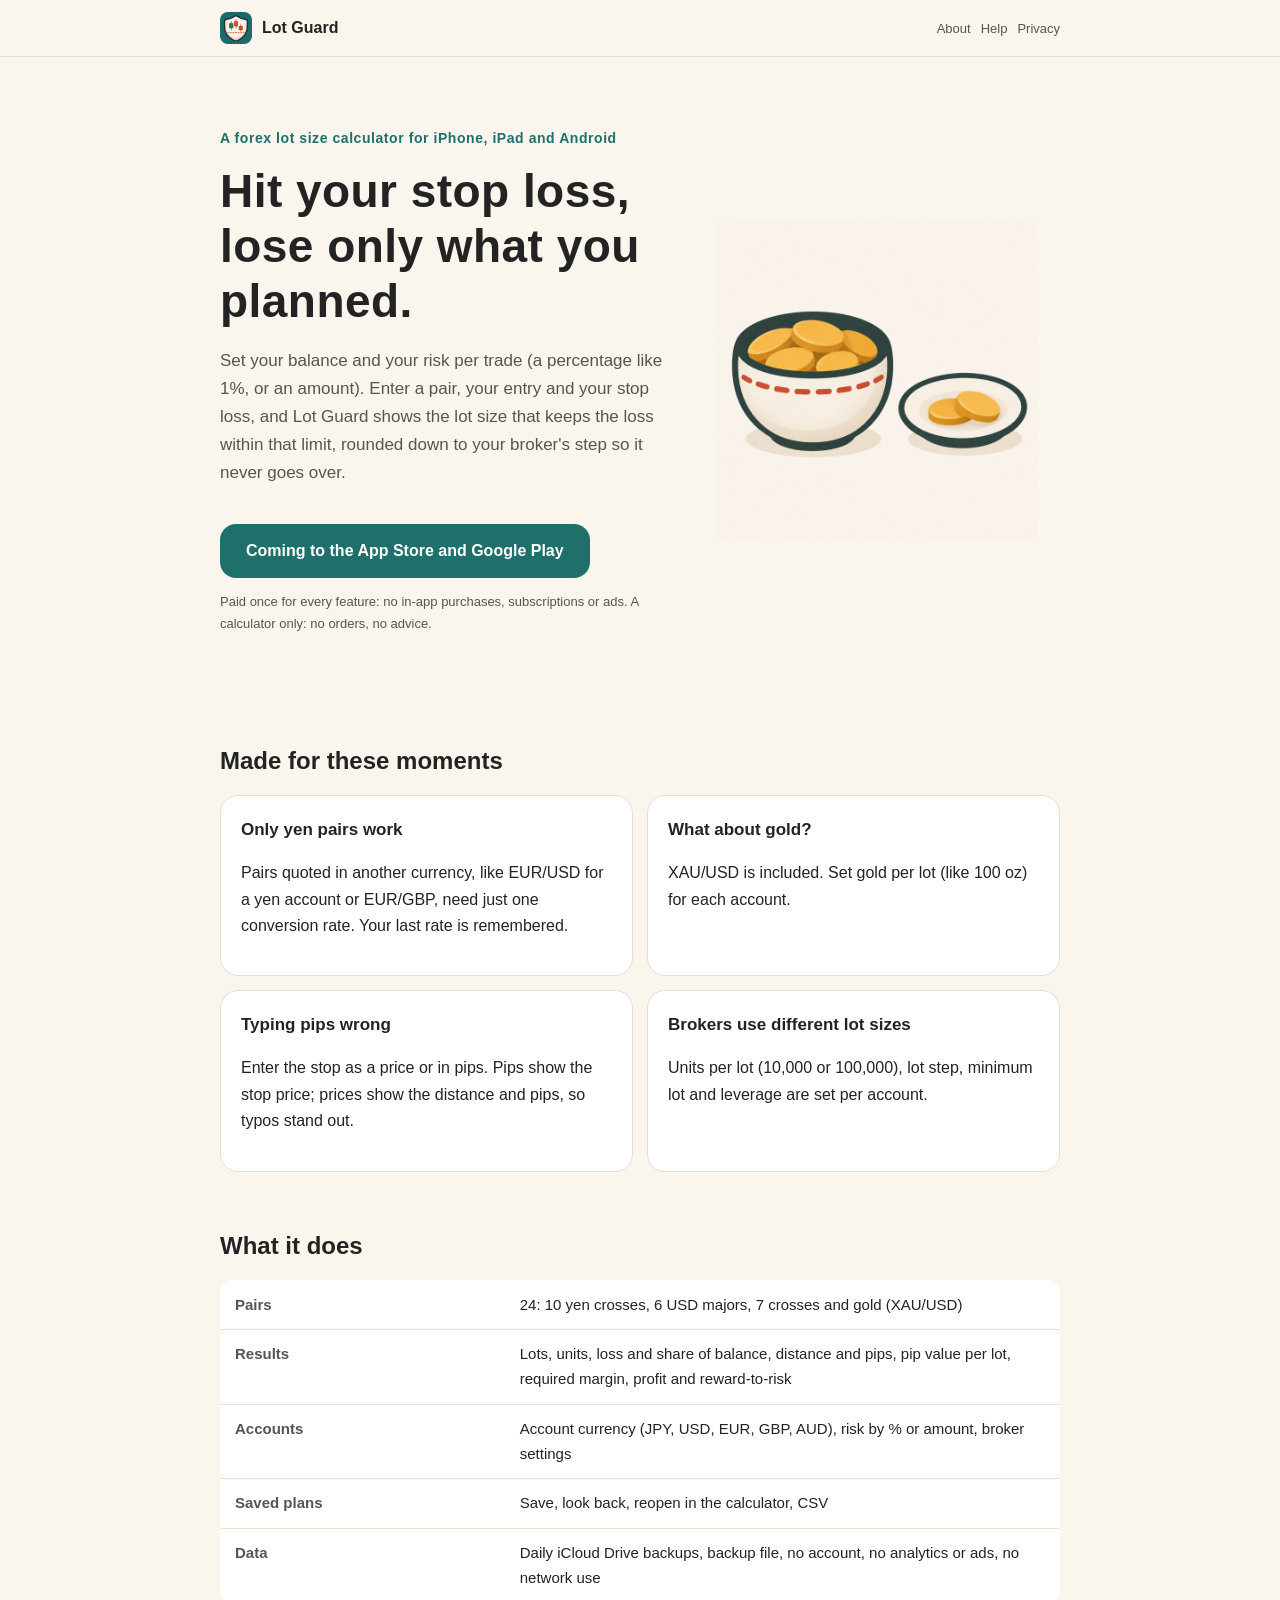
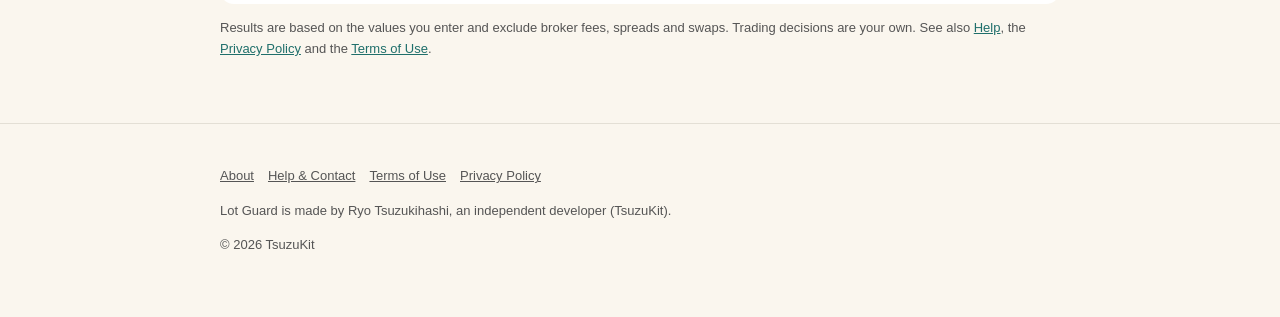
<file: index.html>
<!DOCTYPE html>
<html lang="ja" data-title-ja="まもりロット — 損切りから決めるFXのロット計算" data-title-en="Lot Guard — Forex lot size from your stop loss">
<head>
<meta charset="UTF-8">
<meta name="viewport" content="width=device-width, initial-scale=1">
<script>(function(){var l=navigator.languages&&navigator.languages.length?navigator.languages:[navigator.language||"ja"],p="en";for(var i=0;i<l.length;i++){var c=String(l[i]).toLowerCase();if(c.indexOf("ja")===0){p="ja";break}if(c.indexOf("en")===0){p="en";break}}var d=document.documentElement;d.lang=p;var t=d.getAttribute("data-title-"+p);if(t){document.title=t}})();</script>
<title>まもりロット — 損切りから決めるFXのロット計算</title>
<meta name="description" content="負けてよい額と損切りから、FX と金のロットを出す計算の道具。円でないペアも金も。 / Position-size calculator for forex and gold: the lot size that keeps your stop-loss within your risk.">
<meta property="og:title" content="まもりロット — 損切りから決めるFXのロット計算">
<meta property="og:description" content="負けてよい額と損切りから、FX と金のロットを出す計算の道具。円でないペアも金も。">
<meta property="og:type" content="website">
<meta property="og:url" content="https://mamorilot.tsuzukit.com/">
<meta property="og:image" content="https://mamorilot.tsuzukit.com/assets/og.jpg">
<link rel="icon" href="assets/icon.png">
<link rel="apple-touch-icon" href="assets/icon.png">
<link rel="stylesheet" href="style.css">
</head>
<body>
<div data-l="ja" lang="ja">
<header class="site"><div class="wrap">
<a class="brand" href="./"><img src="assets/icon.png" alt="" width="32" height="32">まもりロット</a>
<nav class="site"><a href="./">紹介</a><a href="support.html">使い方</a><a href="privacy.html">プライバシー</a></nav>
</div></header>
<main class="wrap">
<section class="hero">
<div>
<p class="eyebrow">iPhone・iPad・Android の FX ロット計算</p>
<h1>損切りに当たっても、<br>損は決めた額まで。</h1>
<p class="lead">口座の残高と、1回に負けてよい割合（1% など）か額を決めておけば、ペアと入る値段・損切りの値段を入れるだけで、損が決めた額に収まるロットが出ます。業者のきざみで切り捨てるので、決めた額を超えません。</p>
<a class="cta" href="#store" id="store">App Store・Google Play で配信予定</a>
<p class="note">買い切りで全部の機能が使え、アプリ内課金・サブスクリプション・広告はありません。売買の注文や助言はしない、計算だけの道具です。</p>
</div>
<img src="assets/hero.jpg" alt="ローソク足と損切りの線を、盾が受け止めているイラスト" width="360">
</section>

<h2>こんな困りごとのために</h2>
<div class="grid two">
<div class="card"><h3>クロス円しか計算できない</h3><p>ユーロドル・豪ドル米ドル・ユーロポンドのように決済が円でないペアも、換算のレートを1つ入れれば出ます。最後に入れた値を覚えます。</p></div>
<div class="card"><h3>金（XAU/USD）も知りたい</h3><p>金も入っています。金の1ロット（100 オンスなど）は口座ごとに変えられます。</p></div>
<div class="card"><h3>pips を打ち間違える</h3><p>損切りは値段でも pips でも打てます。pips で打てば値段を、値段で打てば値幅と pips を並べて出すので、打ち間違いが見えます。</p></div>
<div class="card"><h3>業者で 1ロットが違う</h3><p>1ロットの通貨量（1万・10万）・きざみ・最小のロット・レバレッジを、口座ごとに決めておけます。</p></div>
</div>

<h2>できること</h2>
<table>
<tr><th>ペア</th><td>クロス円 10・ドルストレート 6・クロス 7・金（XAU/USD）の 24</td></tr>
<tr><th>答え</th><td>ロット・通貨量・損と残高の %・値幅と pips・1ロットの 1pip・必要な証拠金・利確の利益と損の何倍か</td></tr>
<tr><th>口座</th><td>口座の通貨（円・米ドル・ユーロ・英ポンド・豪ドル）・負けてよい額（% か額）・業者の決まり</td></tr>
<tr><th>記録</th><td>計画を残して見返す・計算に戻す・CSV</td></tr>
<tr><th>データ</th><td>iCloud Drive の毎日の控え・控えのファイル・アカウントなし・解析と広告なし・通信なし</td></tr>
</table>
<p class="note">計算は入れた値をもとにしたもので、業者の手数料・スプレッド・スワップは入りません。取引の判断はご自身で行ってください。<a href="support.html">使い方</a>・<a href="privacy.html">プライバシーポリシー</a>・<a href="terms.html">利用規約</a>もご覧ください。</p>
</main>
<footer class="site"><div class="wrap">
<p><a href="./">紹介</a><a href="support.html">使い方とお問い合わせ</a><a href="terms.html">利用規約</a><a href="privacy.html">プライバシーポリシー</a></p>
<p>まもりロットは、個人開発者の續橋涼（TsuzuKit）が作っているアプリです。</p>
<p>© 2026 TsuzuKit</p>
</div></footer>
</div>
<div data-l="en" lang="en">
<header class="site"><div class="wrap">
<a class="brand" href="./"><img src="assets/icon.png" alt="" width="32" height="32">Lot Guard</a>
<nav class="site"><a href="./">About</a><a href="support.html">Help</a><a href="privacy.html">Privacy</a></nav>
</div></header>
<main class="wrap">
<section class="hero">
<div>
<p class="eyebrow">A forex lot size calculator for iPhone, iPad and Android</p>
<h1>Hit your stop loss,<br>lose only what you planned.</h1>
<p class="lead">Set your balance and your risk per trade (a percentage like 1%, or an amount). Enter a pair, your entry and your stop loss, and Lot Guard shows the lot size that keeps the loss within that limit, rounded down to your broker's step so it never goes over.</p>
<a class="cta" href="#store" id="store">Coming to the App Store and Google Play</a>
<p class="note">Paid once for every feature: no in-app purchases, subscriptions or ads. A calculator only: no orders, no advice.</p>
</div>
<img src="assets/hero.jpg" alt="Illustration of a shield holding back a candlestick chart above a stop-loss line" width="360">
</section>

<h2>Made for these moments</h2>
<div class="grid two">
<div class="card"><h3>Only yen pairs work</h3><p>Pairs quoted in another currency, like EUR/USD for a yen account or EUR/GBP, need just one conversion rate. Your last rate is remembered.</p></div>
<div class="card"><h3>What about gold?</h3><p>XAU/USD is included. Set gold per lot (like 100 oz) for each account.</p></div>
<div class="card"><h3>Typing pips wrong</h3><p>Enter the stop as a price or in pips. Pips show the stop price; prices show the distance and pips, so typos stand out.</p></div>
<div class="card"><h3>Brokers use different lot sizes</h3><p>Units per lot (10,000 or 100,000), lot step, minimum lot and leverage are set per account.</p></div>
</div>

<h2>What it does</h2>
<table>
<tr><th>Pairs</th><td>24: 10 yen crosses, 6 USD majors, 7 crosses and gold (XAU/USD)</td></tr>
<tr><th>Results</th><td>Lots, units, loss and share of balance, distance and pips, pip value per lot, required margin, profit and reward-to-risk</td></tr>
<tr><th>Accounts</th><td>Account currency (JPY, USD, EUR, GBP, AUD), risk by % or amount, broker settings</td></tr>
<tr><th>Saved plans</th><td>Save, look back, reopen in the calculator, CSV</td></tr>
<tr><th>Data</th><td>Daily iCloud Drive backups, backup file, no account, no analytics or ads, no network use</td></tr>
</table>
<p class="note">Results are based on the values you enter and exclude broker fees, spreads and swaps. Trading decisions are your own. See also <a href="support.html">Help</a>, the <a href="privacy.html">Privacy Policy</a> and the <a href="terms.html">Terms of Use</a>.</p>
</main>
<footer class="site"><div class="wrap">
<p><a href="./">About</a><a href="support.html">Help & Contact</a><a href="terms.html">Terms of Use</a><a href="privacy.html">Privacy Policy</a></p>
<p>Lot Guard is made by Ryo Tsuzukihashi, an independent developer (TsuzuKit).</p>
<p>© 2026 TsuzuKit</p>
</div></footer>
</div>
</body>
</html>
</file>
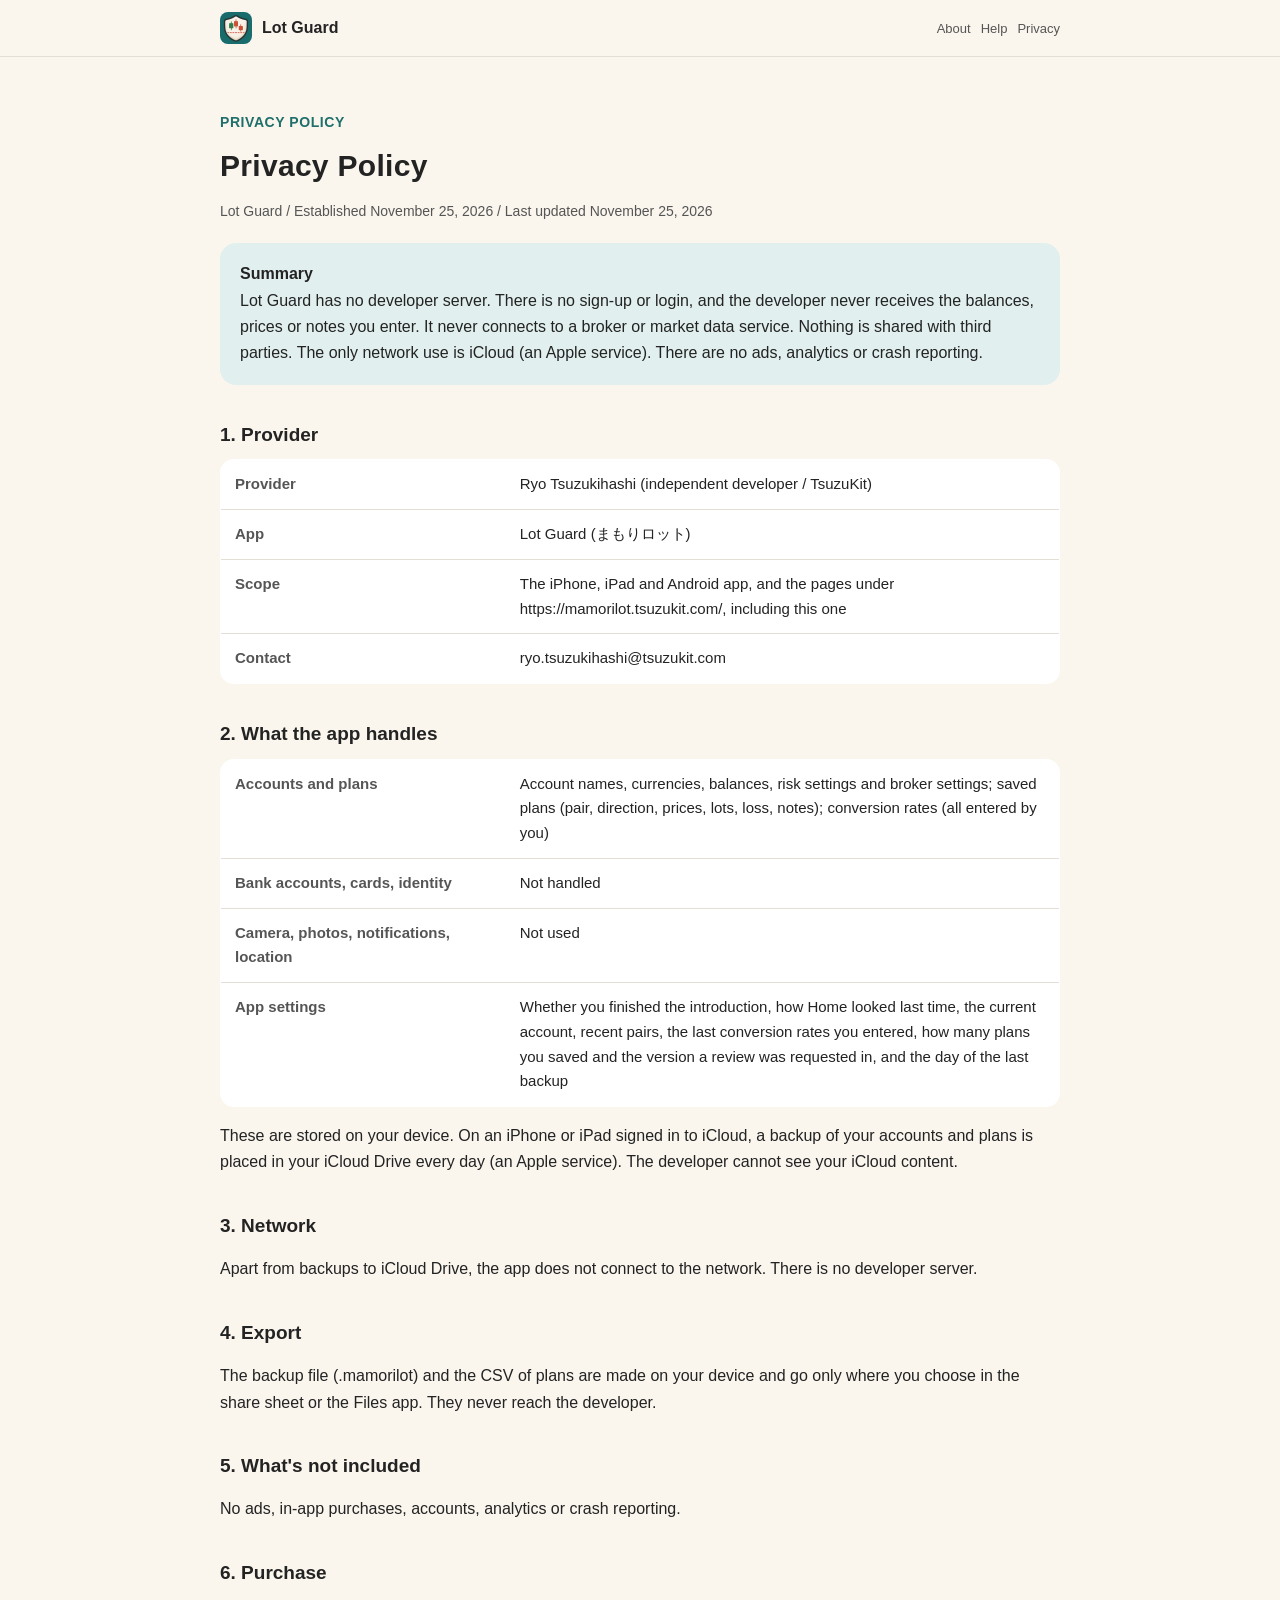
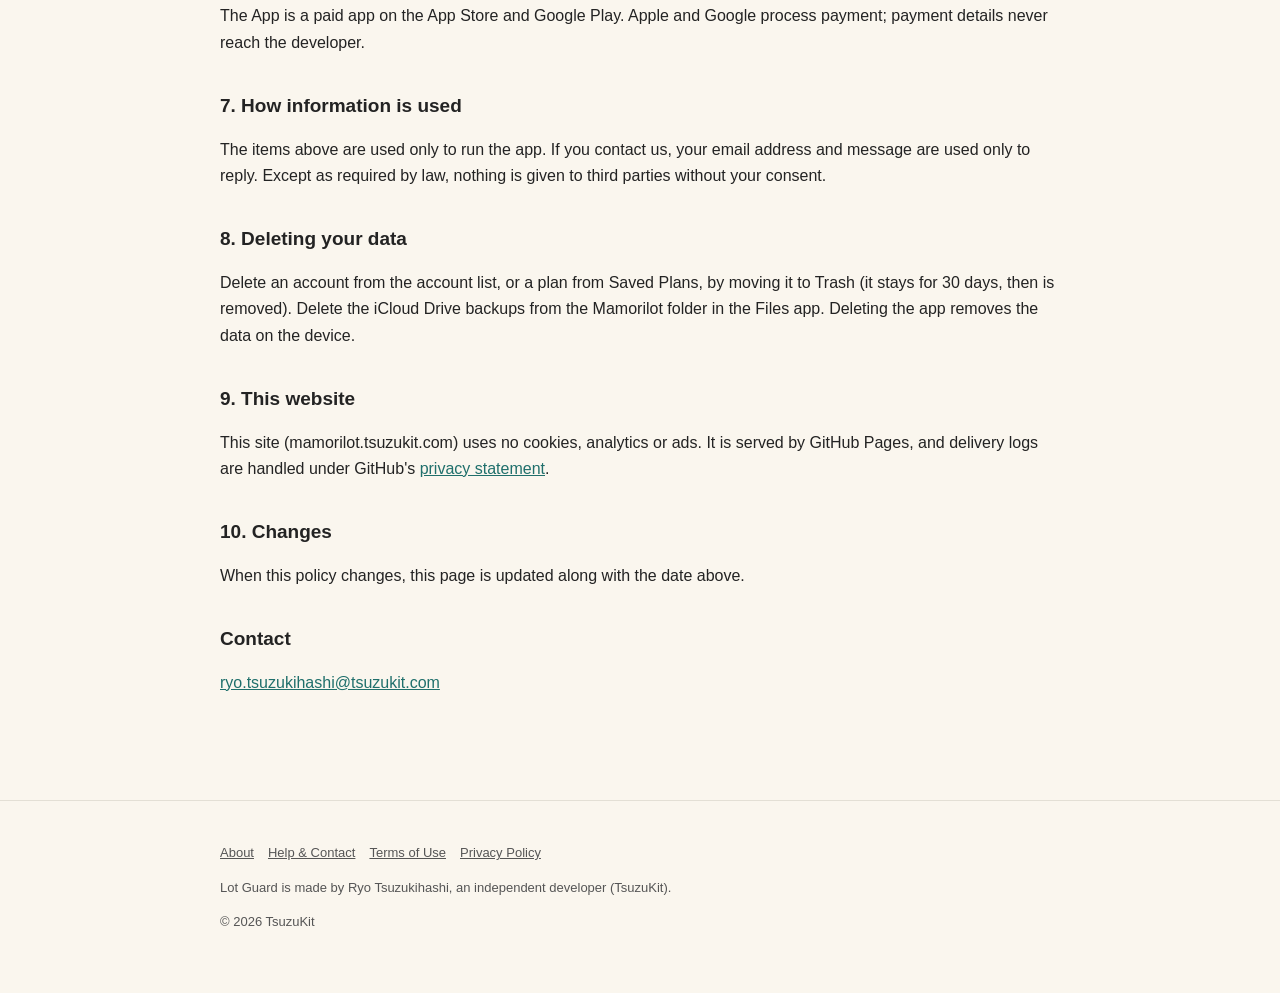
<file: privacy.html>
<!DOCTYPE html>
<html lang="ja" data-title-ja="プライバシーポリシー — まもりロット" data-title-en="Privacy Policy — Lot Guard">
<head>
<meta charset="UTF-8">
<meta name="viewport" content="width=device-width, initial-scale=1">
<script>(function(){var l=navigator.languages&&navigator.languages.length?navigator.languages:[navigator.language||"ja"],p="en";for(var i=0;i<l.length;i++){var c=String(l[i]).toLowerCase();if(c.indexOf("ja")===0){p="ja";break}if(c.indexOf("en")===0){p="en";break}}var d=document.documentElement;d.lang=p;var t=d.getAttribute("data-title-"+p);if(t){document.title=t}})();</script>
<title>プライバシーポリシー — まもりロット</title>
<meta name="description" content="まもりロットのプライバシーポリシー / Lot Guard privacy policy">
<meta property="og:title" content="プライバシーポリシー — まもりロット">
<meta property="og:description" content="まもりロットのプライバシーポリシー">
<meta property="og:type" content="website">
<meta property="og:url" content="https://mamorilot.tsuzukit.com/privacy.html">
<meta property="og:image" content="https://mamorilot.tsuzukit.com/assets/og.jpg">
<link rel="icon" href="assets/icon.png">
<link rel="apple-touch-icon" href="assets/icon.png">
<link rel="stylesheet" href="style.css">
</head>
<body>
<div data-l="ja" lang="ja">
<header class="site"><div class="wrap">
<a class="brand" href="./"><img src="assets/icon.png" alt="" width="32" height="32">まもりロット</a>
<nav class="site"><a href="./">紹介</a><a href="support.html">使い方</a><a href="privacy.html">プライバシー</a></nav>
</div></header>
<main class="wrap">
<article class="doc">
<p class="eyebrow">PRIVACY POLICY</p>
<h1>プライバシーポリシー</h1>
<p class="meta">まもりロット／制定日 2026年11月25日／改定日 2026年11月25日</p>
<div class="summary"><strong>このポリシーの要旨</strong><br>まもりロットは、開発者のサーバーを持たないアプリです。アカウント登録やログインはなく、開発者があなたの入れた残高・値段・メモを受け取ることはありません。業者や相場のサービスともつながりません。第三者に渡すこともありません。通信は iCloud（Apple のサービス）だけです。広告、分析ツール、クラッシュを報告する仕組みは入れていません。</div>
<h2>1. 提供者</h2>
<table>
<tr><th>提供者</th><td>續橋涼（個人開発者 / TsuzuKit）</td></tr>
<tr><th>アプリ名</th><td>まもりロット（英語名 Lot Guard）</td></tr>
<tr><th>対象</th><td>iPhone・iPad・Android 向けアプリと、このページを含む https://mamorilot.tsuzukit.com/ 配下のページ</td></tr>
<tr><th>連絡先</th><td>ryo.tsuzukihashi@tsuzukit.com</td></tr>
</table>
<h2>2. アプリが扱うもの</h2>
<table>
<tr><th>口座と記録</th><td>口座の名前・通貨・残高・負けてよい額・業者の決まり、残した計画（ペア・売買・値段・ロット・損・メモ）、換算のレート（どれもあなたが入れたもの）</td></tr>
<tr><th>銀行・証券・FX 業者の口座の番号やパスワード・カード・本人の情報</th><td>扱いません</td></tr>
<tr><th>カメラ・写真・通知・位置</th><td>使いません</td></tr>
<tr><th>アプリの設定</th><td>案内を終えたかどうか・前に開いたときのホームの様子・いまの口座・最近使ったペア・最後に入れた換算のレート・残した計画の数とレビューのお願いを出した版・毎日の控えの日</td></tr>
</table>
<p>これらは端末の中に保存します。iCloud に入っている iPhone・iPad では、口座と記録の控えをあなたの iCloud Drive に毎日置きます（Apple のサービス）。開発者は、あなたの iCloud の中身を見ることはできません。</p>
<h2>3. 通信</h2>
<p>iCloud Drive への控えのほかに、通信はしません。開発者のサーバーはありません。</p>
<h2>4. 書き出し</h2>
<p>控えのファイル（.mamorilot）と記録の CSV は端末の中で作ります。送り先は、あなたが共有の画面やファイル App で選んだ場所です。開発者には届きません。</p>
<h2>5. 入れていないもの</h2>
<p>広告・アプリ内課金・アカウント登録・分析ツール・クラッシュの報告は入れていません。</p>
<h2>6. 購入</h2>
<p>本アプリは App Store と Google Play の有料アプリです。お支払いは Apple・Google が処理し、支払いの情報は開発者には届きません。</p>
<h2>7. 情報を使う目的</h2>
<p>上のものは、アプリを動かすためだけに使います。お問い合わせをいただいたときは、メールアドレスと内容をお返事のためだけに使います。法令にもとづく場合を除き、本人の同意なく第三者に渡すことはありません。</p>
<h2>8. 消したいとき</h2>
<p>口座は口座の一覧から、記録は記録からゴミ箱に入れて消せます（ゴミ箱に30日残り、そのあと消えます）。iCloud Drive の控えは、ファイル App の「Mamorilot」のフォルダから消せます。アプリを消すと、端末の中のデータは消えます。</p>
<h2>9. このウェブサイトについて</h2>
<p>このサイト（mamorilot.tsuzukit.com）は、Cookie も、アクセスを計測する仕組みも、広告も使っていません。サイトは GitHub Pages で配信しており、配信の記録は GitHub の <a href="https://docs.github.com/ja/site-policy/privacy-policies/github-general-privacy-statement">プライバシーについての声明</a> に沿って扱われます。</p>
<h2>10. 改定</h2>
<p>このポリシーを変えるときは、このページを書きかえ、上の改定日を新しくします。</p>
<h2>お問い合わせ</h2>
<p><a href="mailto:ryo.tsuzukihashi@tsuzukit.com">ryo.tsuzukihashi@tsuzukit.com</a></p>
</article>
</main>
<footer class="site"><div class="wrap">
<p><a href="./">紹介</a><a href="support.html">使い方とお問い合わせ</a><a href="terms.html">利用規約</a><a href="privacy.html">プライバシーポリシー</a></p>
<p>まもりロットは、個人開発者の續橋涼（TsuzuKit）が作っているアプリです。</p>
<p>© 2026 TsuzuKit</p>
</div></footer>
</div>
<div data-l="en" lang="en">
<header class="site"><div class="wrap">
<a class="brand" href="./"><img src="assets/icon.png" alt="" width="32" height="32">Lot Guard</a>
<nav class="site"><a href="./">About</a><a href="support.html">Help</a><a href="privacy.html">Privacy</a></nav>
</div></header>
<main class="wrap">
<article class="doc">
<p class="eyebrow">PRIVACY POLICY</p>
<h1>Privacy Policy</h1>
<p class="meta">Lot Guard / Established November 25, 2026 / Last updated November 25, 2026</p>
<div class="summary"><strong>Summary</strong><br>Lot Guard has no developer server. There is no sign-up or login, and the developer never receives the balances, prices or notes you enter. It never connects to a broker or market data service. Nothing is shared with third parties. The only network use is iCloud (an Apple service). There are no ads, analytics or crash reporting.</div>
<h2>1. Provider</h2>
<table>
<tr><th>Provider</th><td>Ryo Tsuzukihashi (independent developer / TsuzuKit)</td></tr>
<tr><th>App</th><td>Lot Guard (まもりロット)</td></tr>
<tr><th>Scope</th><td>The iPhone, iPad and Android app, and the pages under https://mamorilot.tsuzukit.com/, including this one</td></tr>
<tr><th>Contact</th><td>ryo.tsuzukihashi@tsuzukit.com</td></tr>
</table>
<h2>2. What the app handles</h2>
<table>
<tr><th>Accounts and plans</th><td>Account names, currencies, balances, risk settings and broker settings; saved plans (pair, direction, prices, lots, loss, notes); conversion rates (all entered by you)</td></tr>
<tr><th>Bank accounts, cards, identity</th><td>Not handled</td></tr>
<tr><th>Camera, photos, notifications, location</th><td>Not used</td></tr>
<tr><th>App settings</th><td>Whether you finished the introduction, how Home looked last time, the current account, recent pairs, the last conversion rates you entered, how many plans you saved and the version a review was requested in, and the day of the last backup</td></tr>
</table>
<p>These are stored on your device. On an iPhone or iPad signed in to iCloud, a backup of your accounts and plans is placed in your iCloud Drive every day (an Apple service). The developer cannot see your iCloud content.</p>
<h2>3. Network</h2>
<p>Apart from backups to iCloud Drive, the app does not connect to the network. There is no developer server.</p>
<h2>4. Export</h2>
<p>The backup file (.mamorilot) and the CSV of plans are made on your device and go only where you choose in the share sheet or the Files app. They never reach the developer.</p>
<h2>5. What's not included</h2>
<p>No ads, in-app purchases, accounts, analytics or crash reporting.</p>
<h2>6. Purchase</h2>
<p>The App is a paid app on the App Store and Google Play. Apple and Google process payment; payment details never reach the developer.</p>
<h2>7. How information is used</h2>
<p>The items above are used only to run the app. If you contact us, your email address and message are used only to reply. Except as required by law, nothing is given to third parties without your consent.</p>
<h2>8. Deleting your data</h2>
<p>Delete an account from the account list, or a plan from Saved Plans, by moving it to Trash (it stays for 30 days, then is removed). Delete the iCloud Drive backups from the Mamorilot folder in the Files app. Deleting the app removes the data on the device.</p>
<h2>9. This website</h2>
<p>This site (mamorilot.tsuzukit.com) uses no cookies, analytics or ads. It is served by GitHub Pages, and delivery logs are handled under GitHub's <a href="https://docs.github.com/en/site-policy/privacy-policies/github-general-privacy-statement">privacy statement</a>.</p>
<h2>10. Changes</h2>
<p>When this policy changes, this page is updated along with the date above.</p>
<h2>Contact</h2>
<p><a href="mailto:ryo.tsuzukihashi@tsuzukit.com">ryo.tsuzukihashi@tsuzukit.com</a></p>
</article>
</main>
<footer class="site"><div class="wrap">
<p><a href="./">About</a><a href="support.html">Help & Contact</a><a href="terms.html">Terms of Use</a><a href="privacy.html">Privacy Policy</a></p>
<p>Lot Guard is made by Ryo Tsuzukihashi, an independent developer (TsuzuKit).</p>
<p>© 2026 TsuzuKit</p>
</div></footer>
</div>
</body>
</html>
</file>
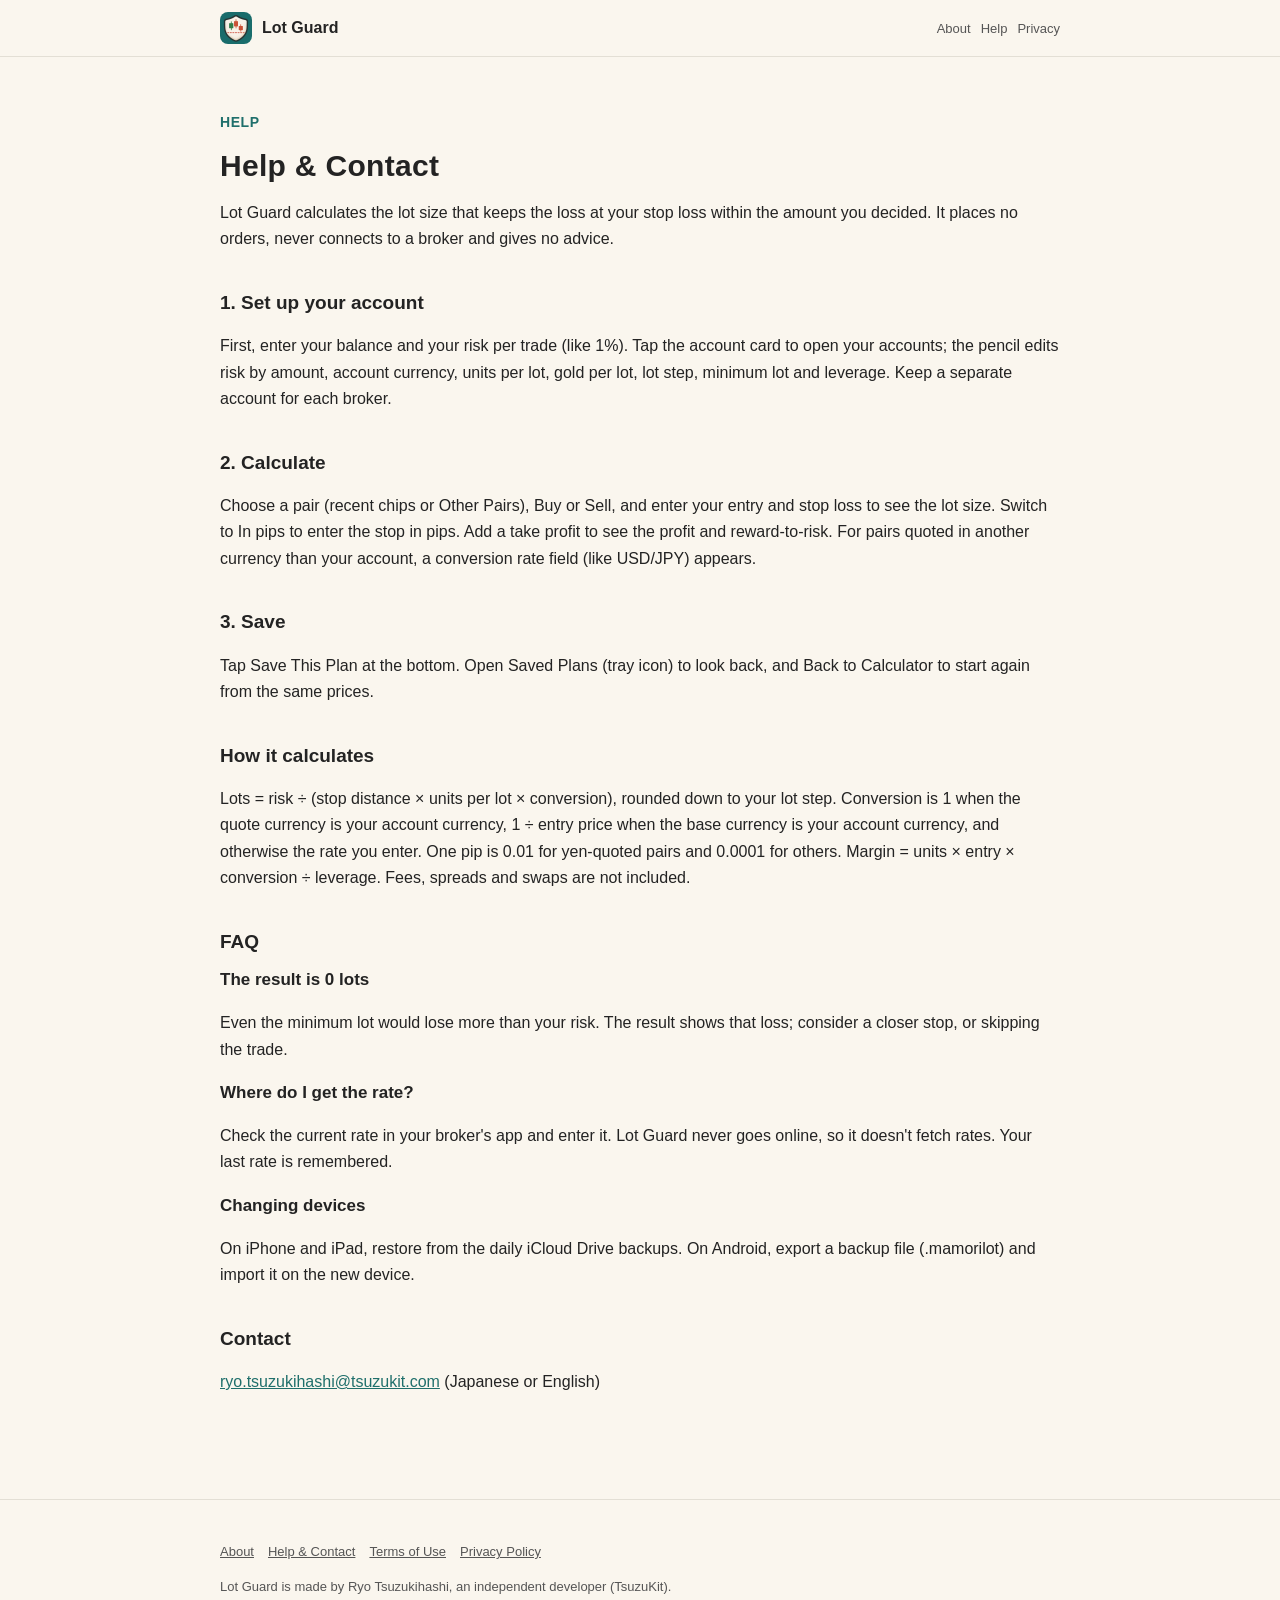
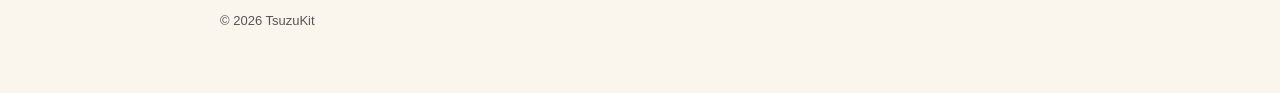
<file: support.html>
<!DOCTYPE html>
<html lang="ja" data-title-ja="使い方とお問い合わせ — まもりロット" data-title-en="Help &amp; Contact — Lot Guard">
<head>
<meta charset="UTF-8">
<meta name="viewport" content="width=device-width, initial-scale=1">
<script>(function(){var l=navigator.languages&&navigator.languages.length?navigator.languages:[navigator.language||"ja"],p="en";for(var i=0;i<l.length;i++){var c=String(l[i]).toLowerCase();if(c.indexOf("ja")===0){p="ja";break}if(c.indexOf("en")===0){p="en";break}}var d=document.documentElement;d.lang=p;var t=d.getAttribute("data-title-"+p);if(t){document.title=t}})();</script>
<title>使い方とお問い合わせ — まもりロット</title>
<meta name="description" content="まもりロットの使い方・計算のしかた・お問い合わせ / How to use Lot Guard, how it calculates, and contact">
<meta property="og:title" content="使い方とお問い合わせ — まもりロット">
<meta property="og:description" content="まもりロットの使い方・計算のしかた・お問い合わせ">
<meta property="og:type" content="website">
<meta property="og:url" content="https://mamorilot.tsuzukit.com/support.html">
<meta property="og:image" content="https://mamorilot.tsuzukit.com/assets/og.jpg">
<link rel="icon" href="assets/icon.png">
<link rel="apple-touch-icon" href="assets/icon.png">
<link rel="stylesheet" href="style.css">
</head>
<body>
<div data-l="ja" lang="ja">
<header class="site"><div class="wrap">
<a class="brand" href="./"><img src="assets/icon.png" alt="" width="32" height="32">まもりロット</a>
<nav class="site"><a href="./">紹介</a><a href="support.html">使い方</a><a href="privacy.html">プライバシー</a></nav>
</div></header>
<main class="wrap">
<article class="doc">
<p class="eyebrow">HELP</p>
<h1>使い方とお問い合わせ</h1>
<p>まもりロットは、損切りに当たったときの損が、決めた額に収まるロットを出す計算の道具です。売買の注文・業者とのつなぎ・助言はしません。</p>
<h2>1. 口座を決める</h2>
<p>はじめに、口座の残高と、1回の取引で負けてよい割合（1% など）を入れます。上の口座の札を押すと口座の一覧が開き、鉛筆の印で、負けてよい額を額で決める・口座の通貨・1ロットの通貨量・金の1ロット・きざみ・最小のロット・レバレッジを直せます。業者が違えば口座を分けてください。</p>
<h2>2. 計算する</h2>
<p>ペア（最近の4つの札か［ほかのペア］）・買い／売り・入る値段・損切りの値段を入れると、答えにロットが出ます。損切りは［pips で］に切りかえて pips で打てます。利確の値段を入れると、利益と損の何倍かも出ます。決済の通貨が口座の通貨と違うペアでは、換算のレート（USD/JPY など）の欄が出ます。</p>
<h2>3. 残す</h2>
<p>いちばん下の［この計画を残す］で記録に残ります。右上の記録の印から見返し、［計算に戻す］で同じ値段から直せます。</p>
<h2>計算のしかた</h2>
<p>ロット ＝ 負けてよい額 ÷（損切りまでの値幅 × 1ロットの通貨量 × 換算）を、口座のきざみで切り捨てます。換算は、決済の通貨が口座の通貨なら 1、ペアの元の通貨が口座の通貨なら 1 ÷ 入る値段、それ以外は入れたレートです。1pip は円が決済なら 0.01、ほかは 0.0001。証拠金 ＝ 通貨量 × 入る値段 × 換算 ÷ レバレッジ。手数料・スプレッド・スワップは入りません。</p>
<h2>よくあるご質問</h2>
<h3>0 ロットになる</h3>
<p>最小のロットでも、損が負けてよい額を超えるときです。答えに、そのときの損を出します。損切りを近くするか、入らないことも考えてください。</p>
<h3>レートはどこで見る？</h3>
<p>業者のアプリや画面で、いまの値を見て入れてください。まもりロットは通信をしないので、レートを取りに行きません。最後に入れた値は覚えます。</p>
<h3>機種変更のとき</h3>
<p>iPhone・iPad は iCloud Drive の毎日の控えから戻せます。Android は控えのファイル（.mamorilot）を書き出して、新しい端末で読みこみます。</p>
<h2>お問い合わせ</h2>
<p><a href="mailto:ryo.tsuzukihashi@tsuzukit.com">ryo.tsuzukihashi@tsuzukit.com</a>（日本語・英語）</p>
</article>
</main>
<footer class="site"><div class="wrap">
<p><a href="./">紹介</a><a href="support.html">使い方とお問い合わせ</a><a href="terms.html">利用規約</a><a href="privacy.html">プライバシーポリシー</a></p>
<p>まもりロットは、個人開発者の續橋涼（TsuzuKit）が作っているアプリです。</p>
<p>© 2026 TsuzuKit</p>
</div></footer>
</div>
<div data-l="en" lang="en">
<header class="site"><div class="wrap">
<a class="brand" href="./"><img src="assets/icon.png" alt="" width="32" height="32">Lot Guard</a>
<nav class="site"><a href="./">About</a><a href="support.html">Help</a><a href="privacy.html">Privacy</a></nav>
</div></header>
<main class="wrap">
<article class="doc">
<p class="eyebrow">HELP</p>
<h1>Help &amp; Contact</h1>
<p>Lot Guard calculates the lot size that keeps the loss at your stop loss within the amount you decided. It places no orders, never connects to a broker and gives no advice.</p>
<h2>1. Set up your account</h2>
<p>First, enter your balance and your risk per trade (like 1%). Tap the account card to open your accounts; the pencil edits risk by amount, account currency, units per lot, gold per lot, lot step, minimum lot and leverage. Keep a separate account for each broker.</p>
<h2>2. Calculate</h2>
<p>Choose a pair (recent chips or Other Pairs), Buy or Sell, and enter your entry and stop loss to see the lot size. Switch to In pips to enter the stop in pips. Add a take profit to see the profit and reward-to-risk. For pairs quoted in another currency than your account, a conversion rate field (like USD/JPY) appears.</p>
<h2>3. Save</h2>
<p>Tap Save This Plan at the bottom. Open Saved Plans (tray icon) to look back, and Back to Calculator to start again from the same prices.</p>
<h2>How it calculates</h2>
<p>Lots = risk ÷ (stop distance × units per lot × conversion), rounded down to your lot step. Conversion is 1 when the quote currency is your account currency, 1 ÷ entry price when the base currency is your account currency, and otherwise the rate you enter. One pip is 0.01 for yen-quoted pairs and 0.0001 for others. Margin = units × entry × conversion ÷ leverage. Fees, spreads and swaps are not included.</p>
<h2>FAQ</h2>
<h3>The result is 0 lots</h3>
<p>Even the minimum lot would lose more than your risk. The result shows that loss; consider a closer stop, or skipping the trade.</p>
<h3>Where do I get the rate?</h3>
<p>Check the current rate in your broker's app and enter it. Lot Guard never goes online, so it doesn't fetch rates. Your last rate is remembered.</p>
<h3>Changing devices</h3>
<p>On iPhone and iPad, restore from the daily iCloud Drive backups. On Android, export a backup file (.mamorilot) and import it on the new device.</p>
<h2>Contact</h2>
<p><a href="mailto:ryo.tsuzukihashi@tsuzukit.com">ryo.tsuzukihashi@tsuzukit.com</a> (Japanese or English)</p>
</article>
</main>
<footer class="site"><div class="wrap">
<p><a href="./">About</a><a href="support.html">Help & Contact</a><a href="terms.html">Terms of Use</a><a href="privacy.html">Privacy Policy</a></p>
<p>Lot Guard is made by Ryo Tsuzukihashi, an independent developer (TsuzuKit).</p>
<p>© 2026 TsuzuKit</p>
</div></footer>
</div>
</body>
</html>
</file>
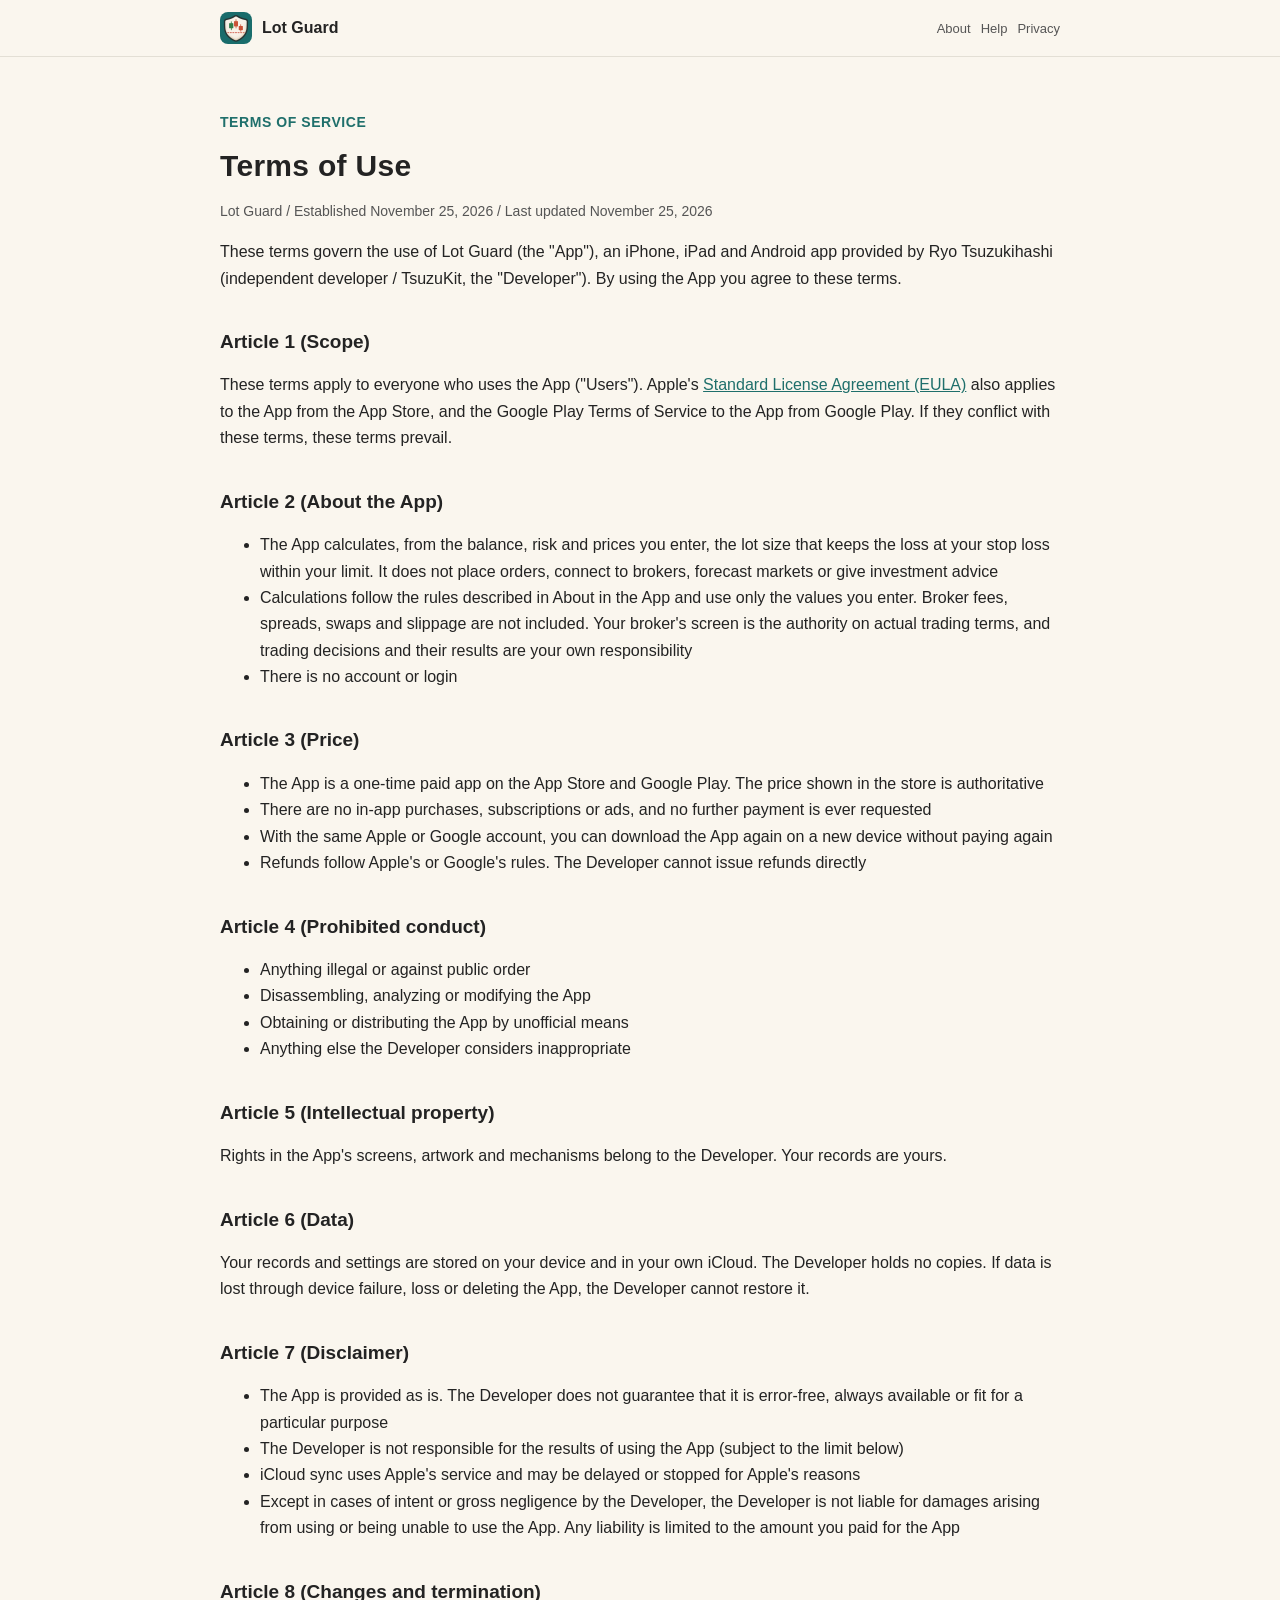
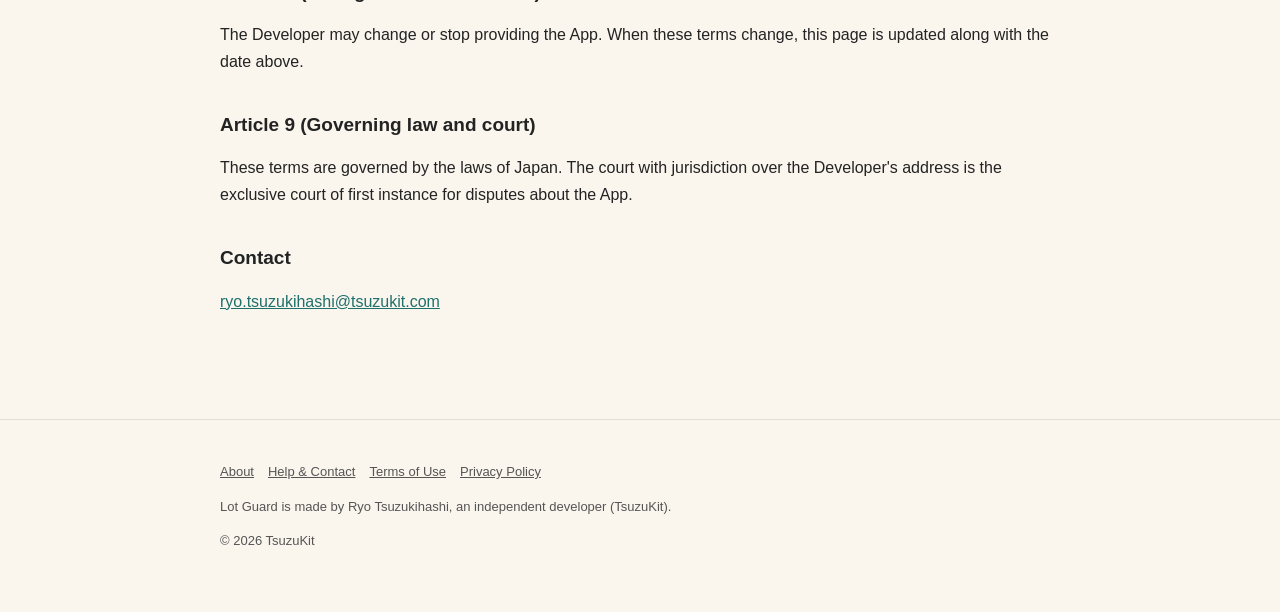
<file: terms.html>
<!DOCTYPE html>
<html lang="ja" data-title-ja="利用規約 — まもりロット" data-title-en="Terms of Use — Lot Guard">
<head>
<meta charset="UTF-8">
<meta name="viewport" content="width=device-width, initial-scale=1">
<script>(function(){var l=navigator.languages&&navigator.languages.length?navigator.languages:[navigator.language||"ja"],p="en";for(var i=0;i<l.length;i++){var c=String(l[i]).toLowerCase();if(c.indexOf("ja")===0){p="ja";break}if(c.indexOf("en")===0){p="en";break}}var d=document.documentElement;d.lang=p;var t=d.getAttribute("data-title-"+p);if(t){document.title=t}})();</script>
<title>利用規約 — まもりロット</title>
<meta name="description" content="まもりロットの利用規約 / Lot Guard terms of use">
<meta property="og:title" content="利用規約 — まもりロット">
<meta property="og:description" content="まもりロットの利用規約">
<meta property="og:type" content="website">
<meta property="og:url" content="https://mamorilot.tsuzukit.com/terms.html">
<meta property="og:image" content="https://mamorilot.tsuzukit.com/assets/og.jpg">
<link rel="icon" href="assets/icon.png">
<link rel="apple-touch-icon" href="assets/icon.png">
<link rel="stylesheet" href="style.css">
</head>
<body>
<div data-l="ja" lang="ja">
<header class="site"><div class="wrap">
<a class="brand" href="./"><img src="assets/icon.png" alt="" width="32" height="32">まもりロット</a>
<nav class="site"><a href="./">紹介</a><a href="support.html">使い方</a><a href="privacy.html">プライバシー</a></nav>
</div></header>
<main class="wrap">
<article class="doc">
<p class="eyebrow">TERMS OF SERVICE</p>
<h1>利用規約</h1>
<p class="meta">まもりロット／制定日 2026年11月25日／改定日 2026年11月25日</p>
<p>この規約は、續橋涼（個人開発者 / TsuzuKit。以下「開発者」）が提供する iPhone・iPad・Android アプリ「まもりロット」（以下「本アプリ」）を使うときの決まりです。本アプリを使った時点で、この規約に同意したものとします。</p>
<h2>第1条（適用）</h2>
<p>この規約は、本アプリを使うすべての方（以下「利用者」）に適用されます。App Store から入れた本アプリには、Apple が定める<a href="https://www.apple.com/legal/internet-services/itunes/dev/stdeula/">標準のライセンス契約（EULA）</a>も、Google Play から入れた本アプリには Google Play の利用規約も、あわせて適用されます。この規約とそれらが食い違うときは、この規約を優先します。</p>
<h2>第2条（本アプリについて）</h2>
<ul>
<li>本アプリは、利用者が入れた残高・負けてよい額・値段から、損切りでの損が決めた額に収まるロットを計算する道具です。売買の注文・業者とのつなぎ・相場の予想・投資の助言は行いません</li>
<li>計算は「このアプリについて」に書いた決まりで、利用者が入れた値をもとに行います。業者の手数料・スプレッド・スワップ・約定のずれは入りません。実際の取引の条件は業者の画面を正とし、取引の判断と結果は利用者ご自身の責任で行ってください</li>
<li>アカウント登録やログインはありません</li>
</ul>
<h2>第3条（料金）</h2>
<ul>
<li>本アプリは、App Store・Google Play で購入する買い切りの有料アプリです。価格はストアに表示されるものが正です</li>
<li>アプリ内課金、サブスクリプション、広告はありません。購入したあとに追加の支払いを求めることはありません</li>
<li>同じ Apple アカウント・Google アカウントであれば、機種変更やアプリの入れ直しのときに、もう一度お支払いいただかずにダウンロードできます</li>
<li>返金は Apple・Google の規定に従います。開発者が直接返金することはできません</li>
</ul>
<h2>第4条（禁止事項）</h2>
<p>本アプリを使うとき、次のことをしてはいけません。</p>
<ul>
<li>法令や公序良俗に反すること</li>
<li>本アプリを分解・解析・改変すること</li>
<li>本アプリを正規の方法以外で入手したり、配ったりすること</li>
<li>そのほか、開発者が不適切と判断すること</li>
</ul>
<h2>第5条（知的財産）</h2>
<p>本アプリの画面・絵・仕組みについての権利は、開発者にあります。利用者が入れた記録は、利用者のものです。</p>
<h2>第6条（データ）</h2>
<p>記録・設定は、利用者の端末と、利用者の iCloud に保存されます。開発者はその記録を持っていません。端末の故障や紛失、アプリの削除などで消えても、開発者は元に戻すことができません。</p>
<h2>第7条（免責事項）</h2>
<ul>
<li>本アプリは、そのままの状態で提供します。開発者は、本アプリに誤りがないこと、いつでも使えること、特定の目的に合うことを保証しません</li>
<li>本アプリを使った結果について、開発者は責任を負いません（下の項の上限のとおり）</li>
<li>iCloud の同期は Apple のサービスを使うため、Apple の都合で遅れたり止まったりすることがあります</li>
<li>本アプリを使ったこと、または使えなかったことで利用者や周りの人に損害が生じても、開発者に故意または重大な過失がある場合を除き、開発者は責任を負いません。責任を負う場合も、利用者が本アプリに支払った金額を上限とします</li>
</ul>
<h2>第8条（変更と終了）</h2>
<p>開発者は、本アプリの内容を変えること、提供を終えることがあります。この規約を変えるときは、このページを書きかえ、上の改定日を新しくします。</p>
<h2>第9条（準拠法と裁判所）</h2>
<p>この規約は日本法に従います。本アプリについての争いは、開発者の住所地を管轄する裁判所を、第一審の専属的な合意管轄裁判所とします。</p>
<h2>お問い合わせ</h2>
<p><a href="mailto:ryo.tsuzukihashi@tsuzukit.com">ryo.tsuzukihashi@tsuzukit.com</a></p>
</article>
</main>
<footer class="site"><div class="wrap">
<p><a href="./">紹介</a><a href="support.html">使い方とお問い合わせ</a><a href="terms.html">利用規約</a><a href="privacy.html">プライバシーポリシー</a></p>
<p>まもりロットは、個人開発者の續橋涼（TsuzuKit）が作っているアプリです。</p>
<p>© 2026 TsuzuKit</p>
</div></footer>
</div>
<div data-l="en" lang="en">
<header class="site"><div class="wrap">
<a class="brand" href="./"><img src="assets/icon.png" alt="" width="32" height="32">Lot Guard</a>
<nav class="site"><a href="./">About</a><a href="support.html">Help</a><a href="privacy.html">Privacy</a></nav>
</div></header>
<main class="wrap">
<article class="doc">
<p class="eyebrow">TERMS OF SERVICE</p>
<h1>Terms of Use</h1>
<p class="meta">Lot Guard / Established November 25, 2026 / Last updated November 25, 2026</p>
<p>These terms govern the use of Lot Guard (the "App"), an iPhone, iPad and Android app provided by Ryo Tsuzukihashi (independent developer / TsuzuKit, the "Developer"). By using the App you agree to these terms.</p>
<h2>Article 1 (Scope)</h2>
<p>These terms apply to everyone who uses the App ("Users"). Apple's <a href="https://www.apple.com/legal/internet-services/itunes/dev/stdeula/">Standard License Agreement (EULA)</a> also applies to the App from the App Store, and the Google Play Terms of Service to the App from Google Play. If they conflict with these terms, these terms prevail.</p>
<h2>Article 2 (About the App)</h2>
<ul>
<li>The App calculates, from the balance, risk and prices you enter, the lot size that keeps the loss at your stop loss within your limit. It does not place orders, connect to brokers, forecast markets or give investment advice</li>
<li>Calculations follow the rules described in About in the App and use only the values you enter. Broker fees, spreads, swaps and slippage are not included. Your broker's screen is the authority on actual trading terms, and trading decisions and their results are your own responsibility</li>
<li>There is no account or login</li>
</ul>
<h2>Article 3 (Price)</h2>
<ul>
<li>The App is a one-time paid app on the App Store and Google Play. The price shown in the store is authoritative</li>
<li>There are no in-app purchases, subscriptions or ads, and no further payment is ever requested</li>
<li>With the same Apple or Google account, you can download the App again on a new device without paying again</li>
<li>Refunds follow Apple's or Google's rules. The Developer cannot issue refunds directly</li>
</ul>
<h2>Article 4 (Prohibited conduct)</h2>
<ul>
<li>Anything illegal or against public order</li>
<li>Disassembling, analyzing or modifying the App</li>
<li>Obtaining or distributing the App by unofficial means</li>
<li>Anything else the Developer considers inappropriate</li>
</ul>
<h2>Article 5 (Intellectual property)</h2>
<p>Rights in the App's screens, artwork and mechanisms belong to the Developer. Your records are yours.</p>
<h2>Article 6 (Data)</h2>
<p>Your records and settings are stored on your device and in your own iCloud. The Developer holds no copies. If data is lost through device failure, loss or deleting the App, the Developer cannot restore it.</p>
<h2>Article 7 (Disclaimer)</h2>
<ul>
<li>The App is provided as is. The Developer does not guarantee that it is error-free, always available or fit for a particular purpose</li>
<li>The Developer is not responsible for the results of using the App (subject to the limit below)</li>
<li>iCloud sync uses Apple's service and may be delayed or stopped for Apple's reasons</li>
<li>Except in cases of intent or gross negligence by the Developer, the Developer is not liable for damages arising from using or being unable to use the App. Any liability is limited to the amount you paid for the App</li>
</ul>
<h2>Article 8 (Changes and termination)</h2>
<p>The Developer may change or stop providing the App. When these terms change, this page is updated along with the date above.</p>
<h2>Article 9 (Governing law and court)</h2>
<p>These terms are governed by the laws of Japan. The court with jurisdiction over the Developer's address is the exclusive court of first instance for disputes about the App.</p>
<h2>Contact</h2>
<p><a href="mailto:ryo.tsuzukihashi@tsuzukit.com">ryo.tsuzukihashi@tsuzukit.com</a></p>
</article>
</main>
<footer class="site"><div class="wrap">
<p><a href="./">About</a><a href="support.html">Help & Contact</a><a href="terms.html">Terms of Use</a><a href="privacy.html">Privacy Policy</a></p>
<p>Lot Guard is made by Ryo Tsuzukihashi, an independent developer (TsuzuKit).</p>
<p>© 2026 TsuzuKit</p>
</div></footer>
</div>
</body>
</html>
</file>
<file: style.css>
/* まもりロット — 生成りの地・墨の文字・江戸紫の差し色（地の上で 4.5:1 以上）。暗い表示は淡い紫の字 */
:root {
  --paper: #faf6ee; --card: #ffffff; --ink: #232323; --sub: #555555; --line: #e3dfd5; --on-accent: #ffffff;
  --vermilion: #1f6f6b; --vermilion-soft: #e1f0ee; --navy: #1f6f6b; --correct: #2f6b45;
}
@media (prefers-color-scheme: dark) {
  :root { --paper: #131a19; --card: #1c2524; --ink: #eef2f1; --sub: #b3bdbb; --line: #2e3a38; --on-accent: #0e2321;
    --vermilion: #7cc7c0; --vermilion-soft: #1e3634; --navy: #7cc7c0; --correct: #9cc8a6; }
}
* { box-sizing: border-box; }
html { -webkit-text-size-adjust: 100%; }
body { margin: 0; background: var(--paper); color: var(--ink); line-height: 1.8;
  font-family: -apple-system, BlinkMacSystemFont, "Hiragino Sans", "Hiragino Kaku Gothic ProN", "Noto Sans JP", sans-serif; }
a { color: var(--navy); }
.wrap { max-width: 880px; margin: 0 auto; padding: 0 20px; }
header.site { border-bottom: 1px solid var(--line); background: var(--paper); position: sticky; top: 0; z-index: 5; }
header.site .wrap { display: flex; align-items: center; gap: 16px; min-height: 56px; }
.brand { display: flex; align-items: center; gap: 10px; font-weight: 800; text-decoration: none; color: var(--ink); margin-right: auto; }
.brand img { width: 32px; height: 32px; border-radius: 8px; }
nav.site a { font-size: 14px; text-decoration: none; color: var(--sub); margin-left: 14px; white-space: nowrap; }
nav.site a:hover { color: var(--ink); }
.hero { padding: 56px 0 40px; display: grid; gap: 32px; align-items: center; }
@media (min-width: 760px) { .hero { grid-template-columns: 1.1fr 0.9fr; } }
.eyebrow { color: var(--vermilion); font-weight: 700; font-size: 14px; letter-spacing: 0.04em; }
h1 { font-size: clamp(30px, 6vw, 46px); line-height: 1.35; margin: 8px 0 16px; letter-spacing: 0.01em; }
h2 { font-size: 24px; margin: 56px 0 16px; line-height: 1.5; }
h3 { font-size: 17px; margin: 0 0 6px; }
.lead { font-size: 17px; color: var(--sub); }
.cta { display: inline-block; margin-top: 20px; background: var(--vermilion); color: var(--on-accent); font-weight: 700; text-decoration: none;
  padding: 14px 26px; border-radius: 16px; }
.note { font-size: 13px; color: var(--sub); }
.hero img { width: 100%; max-width: 320px; height: auto; justify-self: center; }
.grid { display: grid; gap: 14px; }
@media (min-width: 700px) { .grid.two { grid-template-columns: 1fr 1fr; } .grid.three { grid-template-columns: repeat(3, 1fr); } }
.card { background: var(--card); border: 1px solid var(--line); border-radius: 18px; padding: 20px; }
.card.em { background: var(--vermilion-soft); border-color: transparent; }
.steps { counter-reset: step; }
.steps .card { position: relative; padding-left: 62px; }
.steps .card::before { counter-increment: step; content: counter(step); position: absolute; left: 18px; top: 18px; width: 32px; height: 32px;
  border-radius: 50%; border: 2.5px solid var(--vermilion); color: var(--vermilion); font-weight: 800; display: grid; place-items: center; }
table { width: 100%; border-collapse: collapse; background: var(--card); border: 1px solid var(--line); border-radius: 14px; overflow: hidden; }
th, td { text-align: left; padding: 12px 14px; border-bottom: 1px solid var(--line); vertical-align: top; font-size: 15px; }
th { width: 34%; color: var(--sub); font-weight: 600; }
tr:last-child th, tr:last-child td { border-bottom: none; }
.doc { padding: 40px 0 24px; }
.doc h1 { font-size: 30px; }
.doc h2 { font-size: 19px; margin: 36px 0 10px; }
.doc .meta { color: var(--sub); font-size: 14px; }
.doc .summary { background: var(--vermilion-soft); border-radius: 16px; padding: 18px 20px; margin: 20px 0; }
details { background: var(--card); border: 1px solid var(--line); border-radius: 14px; padding: 14px 18px; }
details + details { margin-top: 10px; }
summary { font-weight: 700; cursor: pointer; }
footer.site { border-top: 1px solid var(--line); margin-top: 64px; padding: 28px 0 48px; color: var(--sub); font-size: 13px; }
footer.site a { color: var(--sub); margin-right: 14px; }
.qid { font-family: ui-monospace, SFMono-Regular, Menlo, monospace; background: var(--card); border: 1px solid var(--line);
  border-radius: 8px; padding: 2px 8px; }
/* 端末の言語に合うほうだけ見せる（build.py が両方を1ページに入れる） */
html[lang="ja"] [data-l="en"], html[lang="en"] [data-l="ja"] { display: none; }
[lang="en"] { line-height: 1.65; }
[lang="en"] h1 { line-height: 1.2; }
[lang="en"] nav.site a { font-size: 13px; margin-left: 10px; }
@media (max-width: 480px) { nav.site a { font-size: 12px; margin-left: 8px; } header.site .wrap { gap: 4px; } .brand { gap: 7px; font-size: 15px; } }
.brand { white-space: nowrap; flex-shrink: 0; }
/* 幅の狭い画面では、上の帯の「紹介」を出さない（左のアプリ名が同じ行き先） */
@media (max-width: 480px) { nav.site a:first-child { display: none; } }
</file>
